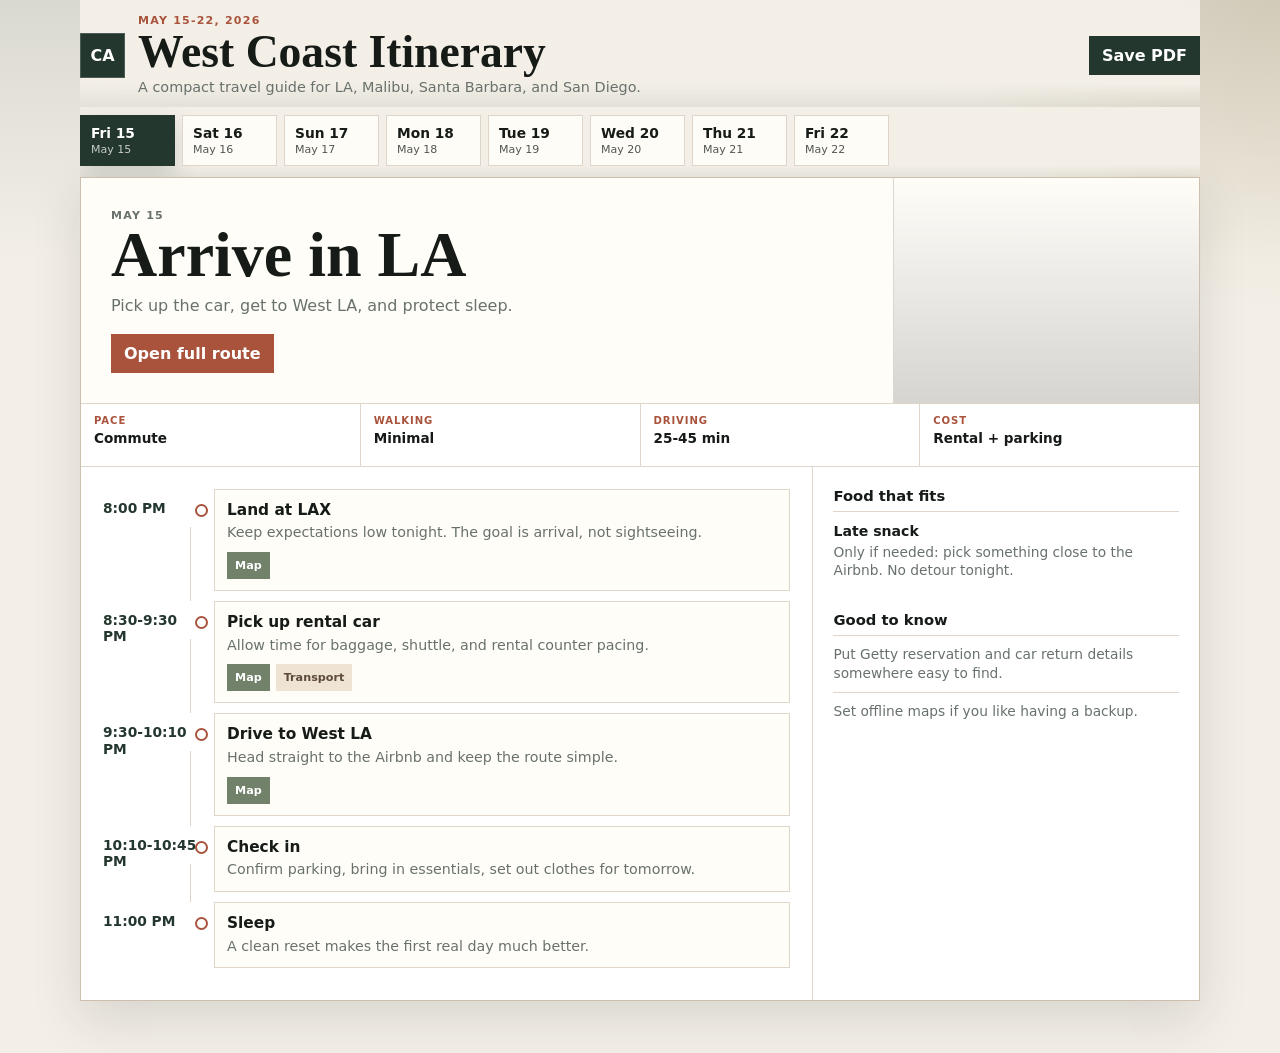
<file: index.html>
<!doctype html>
<html lang="en">
  <head>
    <meta charset="utf-8">
    <meta name="viewport" content="width=device-width, initial-scale=1">
    <title>West Coast Itinerary | May 15-22</title>
    <meta name="description" content="A compact mobile-first itinerary for Los Angeles, Santa Barbara, and San Diego.">
    <link rel="stylesheet" href="styles.css">
  </head>
  <body>
    <header class="app-header">
      <div class="title-lockup">
        <span class="monogram">CA</span>
        <div>
          <p class="eyebrow">May 15-22, 2026</p>
          <h1>West Coast Itinerary</h1>
          <p class="subhead">A compact travel guide for LA, Malibu, Santa Barbara, and San Diego.</p>
        </div>
      </div>
      <button class="print-button" type="button" data-print>Save PDF</button>
    </header>

    <main class="app-shell">
      <nav class="day-tabs" id="dayTabs" role="tablist" aria-label="Itinerary days"></nav>
      <section id="dayDetail" class="day-detail" aria-live="polite"></section>
    </main>

    <script src="app.js"></script>
  </body>
</html>
</file>
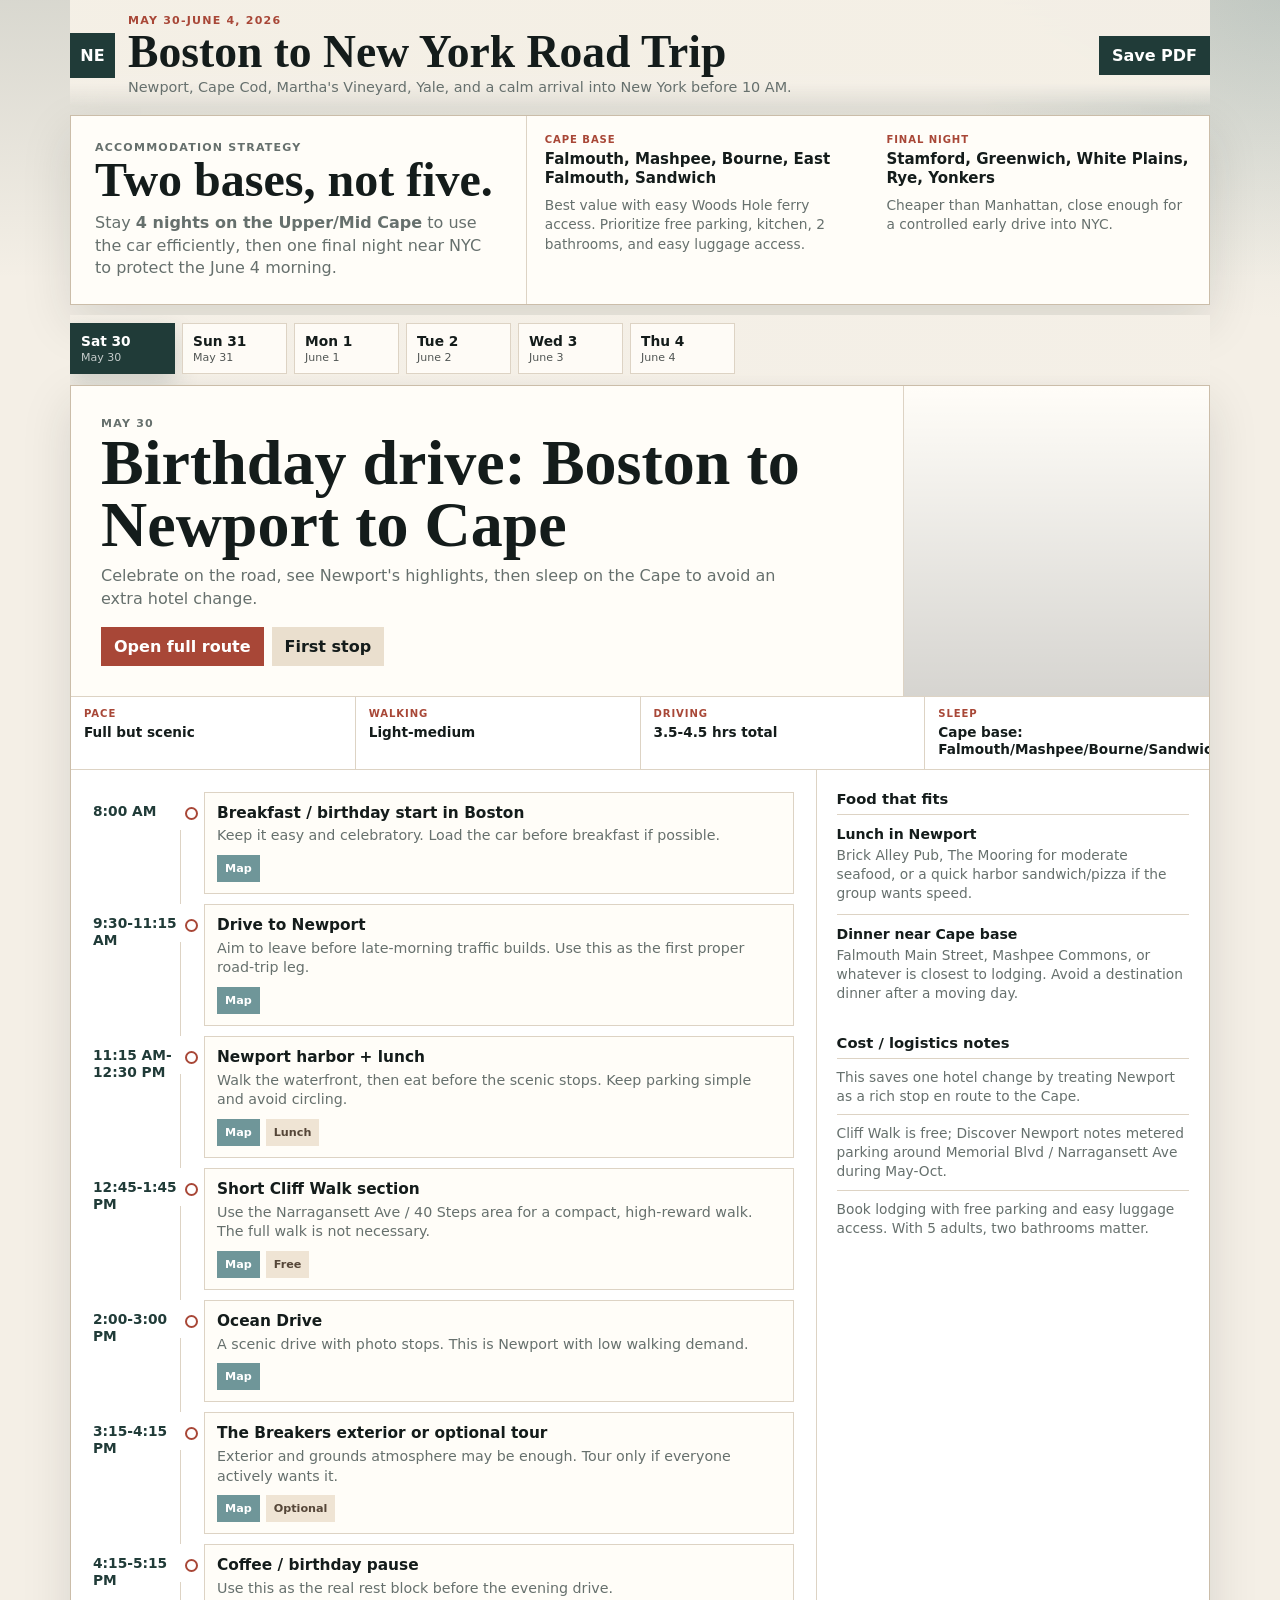
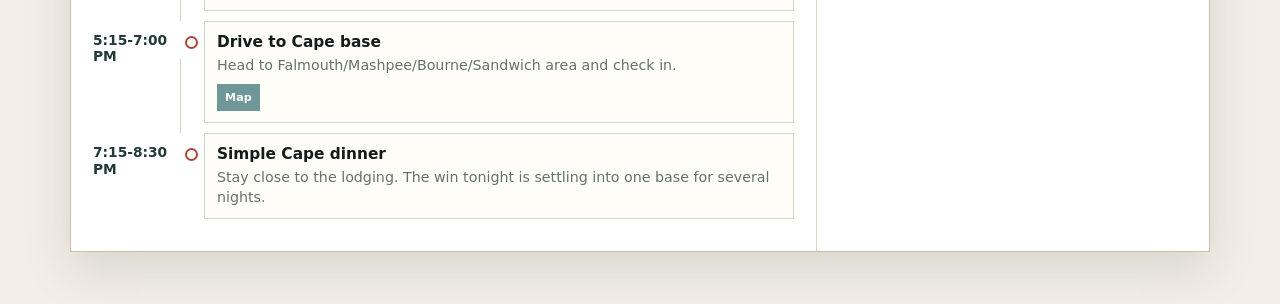
<file: northeast.html>
<!doctype html>
<html lang="en">
  <head>
    <meta charset="utf-8">
    <meta name="viewport" content="width=device-width, initial-scale=1">
    <title>Boston to NYC Family Road Trip | May 30-June 4</title>
    <meta name="description" content="A compact road trip itinerary from Boston to Newport, Cape Cod, Martha's Vineyard, Yale, and New York.">
    <link rel="stylesheet" href="northeast.css">
  </head>
  <body>
    <header class="app-header">
      <div class="title-lockup">
        <span class="monogram">NE</span>
        <div>
          <p class="eyebrow">May 30-June 4, 2026</p>
          <h1>Boston to New York Road Trip</h1>
          <p class="subhead">Newport, Cape Cod, Martha's Vineyard, Yale, and a calm arrival into New York before 10 AM.</p>
        </div>
      </div>
      <button class="print-button" type="button" data-print>Save PDF</button>
    </header>

    <main class="app-shell">
      <section class="strategy-card" aria-label="Accommodation strategy">
        <div>
          <p class="eyebrow">Accommodation strategy</p>
          <h2>Two bases, not five.</h2>
          <p>Stay <strong>4 nights on the Upper/Mid Cape</strong> to use the car efficiently, then one final night near NYC to protect the June 4 morning.</p>
        </div>
        <div class="strategy-grid">
          <article>
            <span>Cape base</span>
            <strong>Falmouth, Mashpee, Bourne, East Falmouth, Sandwich</strong>
            <p>Best value with easy Woods Hole ferry access. Prioritize free parking, kitchen, 2 bathrooms, and easy luggage access.</p>
          </article>
          <article>
            <span>Final night</span>
            <strong>Stamford, Greenwich, White Plains, Rye, Yonkers</strong>
            <p>Cheaper than Manhattan, close enough for a controlled early drive into NYC.</p>
          </article>
        </div>
      </section>

      <nav class="day-tabs" id="dayTabs" role="tablist" aria-label="Itinerary days"></nav>
      <section id="dayDetail" class="day-detail" aria-live="polite"></section>
    </main>

    <script src="northeast.js"></script>
  </body>
</html>
</file>
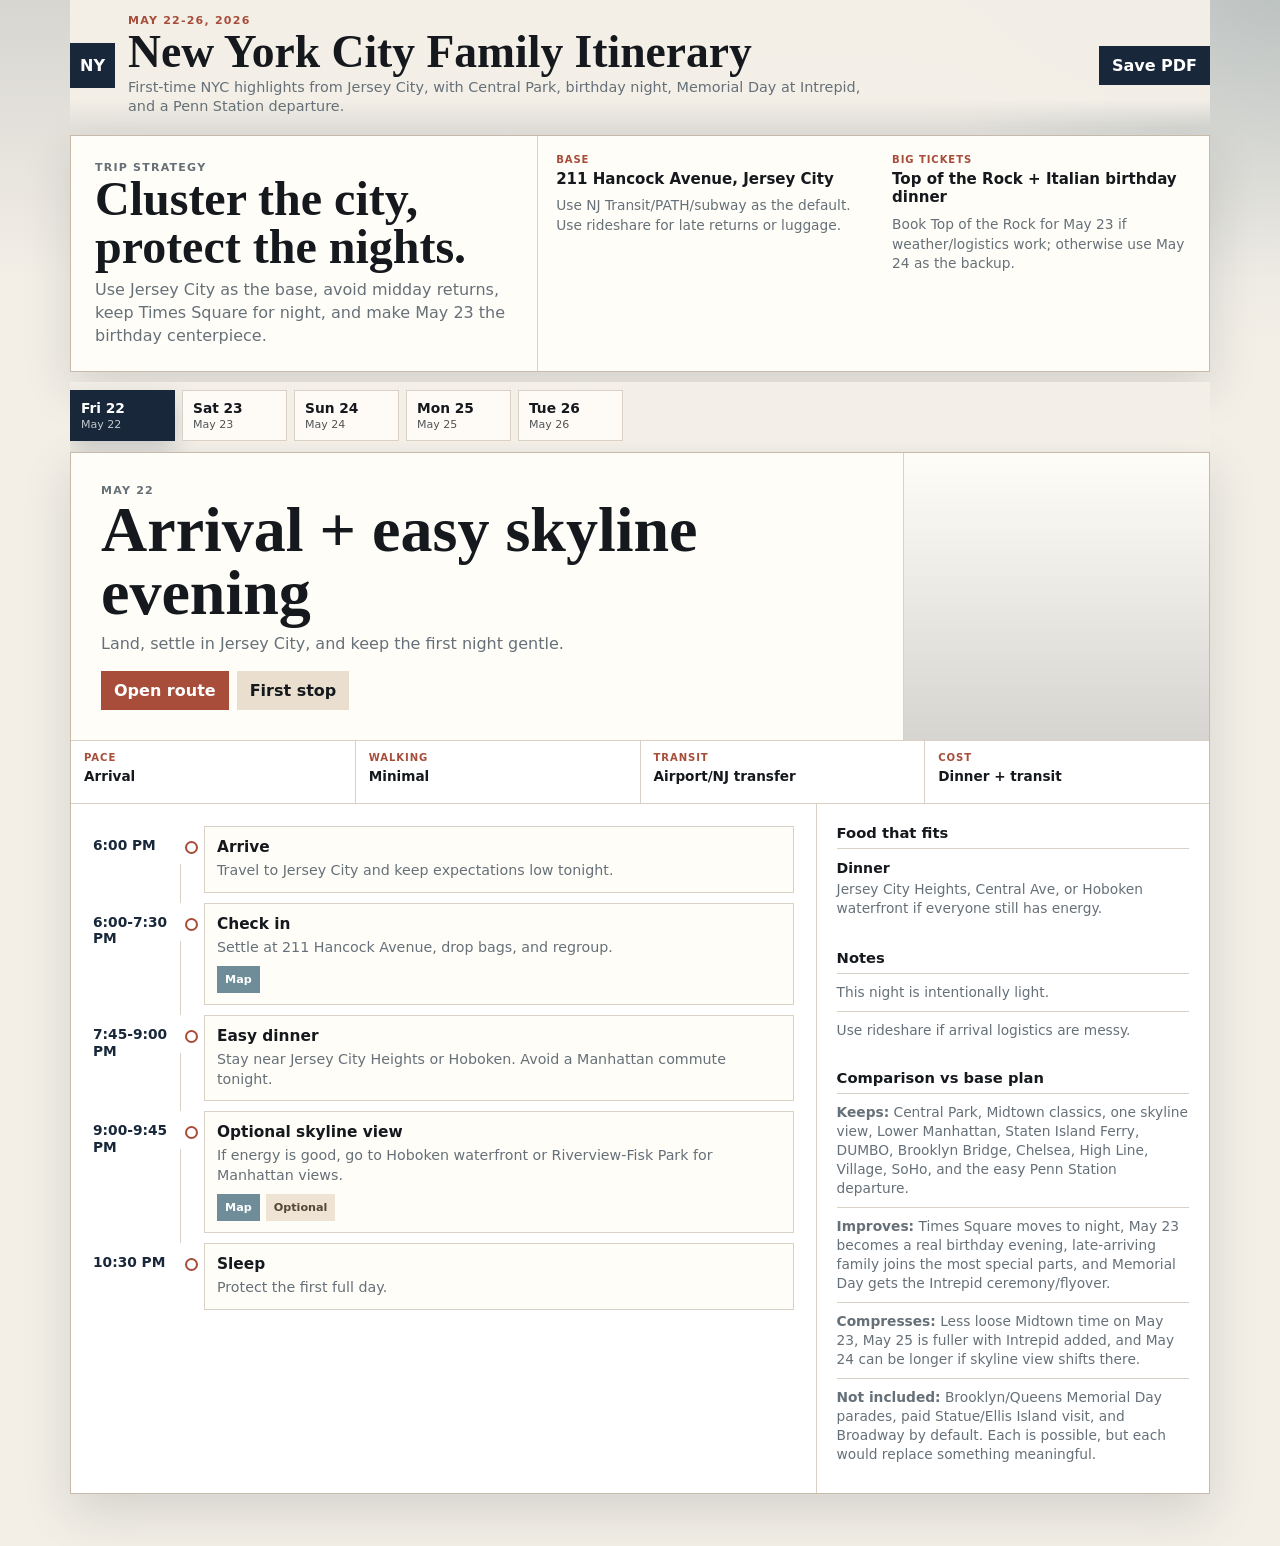
<file: nyc.html>
<!doctype html>
<html lang="en">
  <head>
    <meta charset="utf-8">
    <meta name="viewport" content="width=device-width, initial-scale=1">
    <title>NYC Family Itinerary | May 22-26</title>
    <meta name="description" content="A compact first-time NYC family itinerary from Jersey City for Memorial Day weekend.">
    <link rel="stylesheet" href="nyc.css">
  </head>
  <body>
    <header class="app-header">
      <div class="title-lockup">
        <span class="monogram">NY</span>
        <div>
          <p class="eyebrow">May 22-26, 2026</p>
          <h1>New York City Family Itinerary</h1>
          <p class="subhead">First-time NYC highlights from Jersey City, with Central Park, birthday night, Memorial Day at Intrepid, and a Penn Station departure.</p>
        </div>
      </div>
      <button class="print-button" type="button" data-print>Save PDF</button>
    </header>

    <main class="app-shell">
      <section class="strategy-card" aria-label="Trip strategy">
        <div>
          <p class="eyebrow">Trip strategy</p>
          <h2>Cluster the city, protect the nights.</h2>
          <p>Use Jersey City as the base, avoid midday returns, keep Times Square for night, and make May 23 the birthday centerpiece.</p>
        </div>
        <div class="strategy-grid">
          <article>
            <span>Base</span>
            <strong>211 Hancock Avenue, Jersey City</strong>
            <p>Use NJ Transit/PATH/subway as the default. Use rideshare for late returns or luggage.</p>
          </article>
          <article>
            <span>Big tickets</span>
            <strong>Top of the Rock + Italian birthday dinner</strong>
            <p>Book Top of the Rock for May 23 if weather/logistics work; otherwise use May 24 as the backup.</p>
          </article>
        </div>
      </section>

      <nav class="day-tabs" id="dayTabs" role="tablist" aria-label="Itinerary days"></nav>
      <section id="dayDetail" class="day-detail" aria-live="polite"></section>
    </main>

    <script src="nyc.js"></script>
  </body>
</html>
</file>
<file: styles.css>
:root {
  --ink: #161b18;
  --muted: #68716b;
  --paper: #f3efe7;
  --card: #fffdf8;
  --line: #dfd6c9;
  --line-strong: #cdbfae;
  --cypress: #24372f;
  --cypress-2: #31483e;
  --clay: #a9533c;
  --gold: #b9893b;
  --olive: #728169;
  --mist: #eef3ef;
  --shadow: 0 18px 46px rgba(35, 42, 37, 0.13);
  font-family: Inter, ui-sans-serif, system-ui, -apple-system, BlinkMacSystemFont, "Segoe UI", sans-serif;
}

* {
  box-sizing: border-box;
}

html {
  scroll-behavior: smooth;
}

body {
  margin: 0;
  color: var(--ink);
  background:
    linear-gradient(180deg, rgba(36, 55, 47, 0.12), rgba(36, 55, 47, 0) 260px),
    radial-gradient(circle at top right, rgba(185, 137, 59, 0.16), transparent 320px),
    var(--paper);
}

button {
  font: inherit;
}

.app-header {
  position: sticky;
  top: 0;
  z-index: 10;
  display: grid;
  grid-template-columns: minmax(0, 1fr) auto;
  gap: 16px;
  align-items: center;
  width: min(1120px, calc(100% - 28px));
  margin: 0 auto;
  padding: 14px 0 10px;
  background: linear-gradient(180deg, rgba(243, 239, 231, 0.98) 78%, rgba(243, 239, 231, 0));
  backdrop-filter: blur(14px);
}

.title-lockup {
  display: flex;
  align-items: center;
  gap: 13px;
  min-width: 0;
}

.monogram {
  width: 45px;
  height: 45px;
  display: grid;
  place-items: center;
  flex: 0 0 auto;
  color: #fff;
  background: var(--cypress);
  font-weight: 900;
  letter-spacing: 0;
  box-shadow: inset 0 0 0 1px rgba(255, 255, 255, 0.18);
}

.eyebrow {
  margin: 0 0 3px;
  color: var(--clay);
  font-size: 0.69rem;
  font-weight: 850;
  letter-spacing: 0.11em;
  text-transform: uppercase;
}

h1,
h2,
h3,
h4,
p {
  margin-top: 0;
}

h1 {
  margin-bottom: 3px;
  font-family: Georgia, "Times New Roman", serif;
  font-size: clamp(1.45rem, 5vw, 2.85rem);
  line-height: 0.98;
  letter-spacing: 0;
}

.subhead {
  max-width: 620px;
  margin: 0;
  color: var(--muted);
  line-height: 1.35;
  font-size: 0.9rem;
}

.print-button,
.map-button {
  border: 0;
  min-height: 39px;
  padding: 0 13px;
  display: inline-flex;
  align-items: center;
  justify-content: center;
  color: #fff;
  background: var(--cypress);
  text-decoration: none;
  font-weight: 850;
  cursor: pointer;
  white-space: nowrap;
}

.print-button:hover,
.map-button:hover {
  background: var(--cypress-2);
}

.app-shell {
  width: min(1120px, calc(100% - 28px));
  margin: 0 auto 52px;
}

.day-tabs {
  position: sticky;
  top: 82px;
  z-index: 9;
  display: flex;
  gap: 7px;
  padding: 8px 0 11px;
  overflow-x: auto;
  scrollbar-width: thin;
  background: linear-gradient(180deg, rgba(243, 239, 231, 0.98) 82%, rgba(243, 239, 231, 0));
}

.day-tab {
  min-width: 95px;
  border: 1px solid var(--line);
  color: var(--ink);
  background: rgba(255, 253, 248, 0.9);
  padding: 9px 10px;
  cursor: pointer;
  text-align: left;
}

.day-tab[aria-selected="true"] {
  color: #fff;
  border-color: var(--cypress);
  background: var(--cypress);
  box-shadow: 0 10px 24px rgba(35, 55, 47, 0.19);
}

.day-tab strong,
.day-tab span {
  display: block;
}

.day-tab strong {
  margin-bottom: 2px;
  font-size: 0.86rem;
}

.day-tab span {
  opacity: 0.74;
  font-size: 0.69rem;
}

.day-detail {
  overflow: hidden;
  background: var(--card);
  border: 1px solid var(--line-strong);
  box-shadow: var(--shadow);
}

.day-top {
  display: grid;
  grid-template-columns: minmax(0, 1fr) 305px;
  gap: 1px;
  background: var(--line);
}

.day-summary,
.day-photo {
  background: var(--card);
}

.day-summary {
  padding: clamp(17px, 4vw, 30px);
}

.day-summary h2 {
  max-width: 760px;
  margin-bottom: 8px;
  font-family: Georgia, "Times New Roman", serif;
  font-size: clamp(1.85rem, 6vw, 4rem);
  line-height: 0.98;
  letter-spacing: 0;
}

.day-summary p {
  max-width: 680px;
  margin-bottom: 0;
  color: var(--muted);
  line-height: 1.43;
}

.day-photo {
  min-height: 215px;
  background-size: cover;
  background-position: center;
  position: relative;
}

.day-photo::after {
  content: "";
  position: absolute;
  inset: 0;
  background: linear-gradient(180deg, transparent, rgba(0, 0, 0, 0.16));
}

.route-bar {
  display: flex;
  flex-wrap: wrap;
  gap: 8px;
  margin-top: 16px;
}

.route-bar .map-button {
  background: var(--clay);
}

.route-bar .map-button.secondary {
  color: var(--ink);
  background: #eadfce;
}

.route-bar .map-button.secondary:hover {
  background: #dfd0bd;
}

.quick-grid {
  display: grid;
  grid-template-columns: repeat(4, minmax(0, 1fr));
  gap: 1px;
  background: var(--line);
  border-top: 1px solid var(--line);
}

.quick-grid div {
  min-height: 62px;
  padding: 11px 13px;
  background: #fff;
}

.quick-grid span {
  display: block;
  margin-bottom: 4px;
  color: var(--clay);
  font-size: 0.63rem;
  font-weight: 850;
  letter-spacing: 0.09em;
  text-transform: uppercase;
}

.quick-grid strong {
  display: block;
  font-size: 0.85rem;
  line-height: 1.24;
}

.content-grid {
  display: grid;
  grid-template-columns: minmax(0, 1.48fr) minmax(285px, 0.78fr);
  gap: 1px;
  background: var(--line);
  border-top: 1px solid var(--line);
}

.timeline,
.side-panel {
  background: #fff;
}

.timeline {
  padding: clamp(12px, 3vw, 22px);
}

.timeline-item {
  display: grid;
  grid-template-columns: 98px minmax(0, 1fr);
  gap: 13px;
  padding: 0 0 10px;
  position: relative;
}

.timeline-item:not(:last-child)::before {
  content: "";
  position: absolute;
  top: 38px;
  bottom: 0;
  left: 87px;
  width: 1px;
  background: var(--line);
}

.time {
  padding-top: 11px;
  color: var(--cypress);
  font-size: 0.86rem;
  font-weight: 880;
  line-height: 1.2;
}

.timeline-card {
  position: relative;
  border: 1px solid var(--line);
  background: var(--card);
  padding: 11px 12px;
}

.timeline-card::before {
  content: "";
  position: absolute;
  top: 14px;
  left: -20px;
  width: 9px;
  height: 9px;
  border: 2px solid var(--clay);
  background: #fff;
  border-radius: 50%;
}

.timeline-card h4 {
  margin: 0 0 4px;
  font-size: 0.96rem;
  line-height: 1.22;
}

.timeline-card p {
  margin: 0;
  color: var(--muted);
  font-size: 0.89rem;
  line-height: 1.38;
}

.timeline-actions {
  display: flex;
  flex-wrap: wrap;
  gap: 6px;
  margin-top: 9px;
}

.timeline-actions a,
.tag {
  min-height: 27px;
  display: inline-flex;
  align-items: center;
  padding: 3px 8px;
  font-size: 0.7rem;
  font-weight: 850;
  text-decoration: none;
}

.timeline-actions a {
  color: #fff;
  background: var(--olive);
}

.tag {
  color: #5c4937;
  background: #efe4d4;
}

.side-panel {
  padding: clamp(13px, 3vw, 20px);
}

.side-block + .side-block {
  margin-top: 20px;
}

.side-block h3 {
  margin-bottom: 7px;
  color: var(--ink);
  font-size: 0.92rem;
  letter-spacing: 0;
}

.meal-card {
  padding: 11px 0;
  border-top: 1px solid var(--line);
}

.meal-card strong {
  display: block;
  margin-bottom: 4px;
  color: var(--ink);
  font-size: 0.88rem;
}

.meal-card p,
.checklist li {
  color: var(--muted);
  font-size: 0.86rem;
  line-height: 1.38;
}

.meal-card p {
  margin-bottom: 0;
}

.checklist {
  margin: 0;
  padding: 0;
  list-style: none;
}

.checklist li {
  padding: 9px 0;
  border-top: 1px solid var(--line);
}

@media (max-width: 820px) {
  .app-header {
    position: static;
    grid-template-columns: 1fr;
    gap: 9px;
  }

  .title-lockup {
    align-items: flex-start;
  }

  .monogram {
    width: 40px;
    height: 40px;
  }

  .print-button {
    width: fit-content;
  }

  .day-tabs {
    top: 0;
  }

  .day-top,
  .content-grid {
    grid-template-columns: 1fr;
  }

  .day-photo {
    min-height: 132px;
    order: -1;
  }

  .quick-grid {
    grid-template-columns: repeat(2, 1fr);
  }

  .timeline-item {
    grid-template-columns: 74px minmax(0, 1fr);
    gap: 10px;
  }

  .timeline-item:not(:last-child)::before {
    left: 64px;
  }

  .timeline-card::before {
    left: -16px;
  }

  .time {
    font-size: 0.8rem;
  }
}

@media (max-width: 520px) {
  .app-header,
  .app-shell {
    width: min(100% - 18px, 1120px);
  }

  .subhead {
    display: none;
  }

  .day-tab {
    min-width: 88px;
  }

  .day-summary {
    padding: 15px;
  }

  .route-bar .map-button {
    flex: 1 1 140px;
  }

  .quick-grid div {
    min-height: 58px;
  }

  .timeline {
    padding: 11px;
  }

  .timeline-item {
    grid-template-columns: 1fr;
    gap: 5px;
    padding-bottom: 10px;
  }

  .timeline-item:not(:last-child)::before,
  .timeline-card::before {
    display: none;
  }

  .time {
    padding-top: 0;
  }
}

@media print {
  .app-header,
  .day-tabs,
  .day-photo,
  .timeline-actions {
    position: static;
    display: none;
  }

  body {
    background: #fff;
  }

  .app-shell {
    width: 100%;
    margin: 0;
  }

  .day-detail {
    border: 0;
    box-shadow: none;
  }
}
</file>
<file: northeast.css>
:root {
  --ink: #141c1b;
  --muted: #66706d;
  --paper: #f4efe6;
  --card: #fffdf8;
  --line: #ddd3c4;
  --line-strong: #cbbda9;
  --pine: #203b38;
  --pine-2: #2f514c;
  --cranberry: #a84737;
  --sea: #6f9699;
  --gold: #bd8e3e;
  --shadow: 0 18px 46px rgba(30, 39, 37, 0.13);
  font-family: Inter, ui-sans-serif, system-ui, -apple-system, BlinkMacSystemFont, "Segoe UI", sans-serif;
}

* { box-sizing: border-box; }
html { scroll-behavior: smooth; }

body {
  margin: 0;
  color: var(--ink);
  background:
    linear-gradient(180deg, rgba(32, 59, 56, 0.13), rgba(32, 59, 56, 0) 280px),
    radial-gradient(circle at top right, rgba(111, 150, 153, 0.20), transparent 320px),
    var(--paper);
}

button { font: inherit; }

.app-header {
  position: sticky;
  top: 0;
  z-index: 10;
  display: grid;
  grid-template-columns: minmax(0, 1fr) auto;
  gap: 16px;
  align-items: center;
  width: min(1140px, calc(100% - 28px));
  margin: 0 auto;
  padding: 14px 0 10px;
  background: linear-gradient(180deg, rgba(244, 239, 230, 0.98) 78%, rgba(244, 239, 230, 0));
  backdrop-filter: blur(14px);
}

.title-lockup { display: flex; align-items: center; gap: 13px; min-width: 0; }
.monogram {
  width: 45px;
  height: 45px;
  display: grid;
  place-items: center;
  flex: 0 0 auto;
  color: #fff;
  background: var(--pine);
  font-weight: 900;
  letter-spacing: 0;
}

.eyebrow {
  margin: 0 0 3px;
  color: var(--cranberry);
  font-size: 0.69rem;
  font-weight: 850;
  letter-spacing: 0.11em;
  text-transform: uppercase;
}

h1, h2, h3, h4, p { margin-top: 0; }

h1 {
  margin-bottom: 3px;
  font-family: Georgia, "Times New Roman", serif;
  font-size: clamp(1.45rem, 5vw, 2.85rem);
  line-height: 0.98;
  letter-spacing: 0;
}

.subhead {
  max-width: 700px;
  margin: 0;
  color: var(--muted);
  line-height: 1.35;
  font-size: 0.9rem;
}

.print-button,
.map-button {
  border: 0;
  min-height: 39px;
  padding: 0 13px;
  display: inline-flex;
  align-items: center;
  justify-content: center;
  color: #fff;
  background: var(--pine);
  text-decoration: none;
  font-weight: 850;
  cursor: pointer;
  white-space: nowrap;
}

.print-button:hover,
.map-button:hover { background: var(--pine-2); }

.app-shell {
  width: min(1140px, calc(100% - 28px));
  margin: 0 auto 52px;
}

.strategy-card {
  display: grid;
  grid-template-columns: minmax(0, 0.8fr) minmax(0, 1.2fr);
  gap: 1px;
  overflow: hidden;
  margin: 8px 0 10px;
  border: 1px solid var(--line-strong);
  background: var(--line);
  box-shadow: var(--shadow);
}

.strategy-card > div,
.strategy-card article {
  background: var(--card);
}

.strategy-card > div:first-child {
  padding: clamp(16px, 3vw, 24px);
}

.strategy-card h2 {
  margin-bottom: 8px;
  font-family: Georgia, "Times New Roman", serif;
  font-size: clamp(1.6rem, 4vw, 3rem);
  line-height: 1;
}

.strategy-card p {
  margin-bottom: 0;
  color: var(--muted);
  line-height: 1.42;
}

.strategy-grid {
  display: grid;
  grid-template-columns: 1fr 1fr;
  gap: 1px;
  background: var(--line);
}

.strategy-grid article { padding: 18px; }
.strategy-grid span,
.quick-grid span {
  display: block;
  margin-bottom: 5px;
  color: var(--cranberry);
  font-size: 0.63rem;
  font-weight: 850;
  letter-spacing: 0.09em;
  text-transform: uppercase;
}
.strategy-grid strong { display: block; margin-bottom: 8px; font-size: 0.94rem; line-height: 1.25; }
.strategy-grid p { font-size: 0.86rem; }

.day-tabs {
  position: sticky;
  top: 82px;
  z-index: 9;
  display: flex;
  gap: 7px;
  padding: 8px 0 11px;
  overflow-x: auto;
  scrollbar-width: thin;
  background: linear-gradient(180deg, rgba(244, 239, 230, 0.98) 82%, rgba(244, 239, 230, 0));
}

.day-tab {
  min-width: 105px;
  border: 1px solid var(--line);
  color: var(--ink);
  background: rgba(255, 253, 248, 0.92);
  padding: 9px 10px;
  cursor: pointer;
  text-align: left;
}

.day-tab[aria-selected="true"] {
  color: #fff;
  border-color: var(--pine);
  background: var(--pine);
  box-shadow: 0 10px 24px rgba(32, 59, 56, 0.19);
}

.day-tab strong,
.day-tab span { display: block; }
.day-tab strong { margin-bottom: 2px; font-size: 0.86rem; }
.day-tab span { opacity: 0.74; font-size: 0.69rem; }

.day-detail {
  overflow: hidden;
  background: var(--card);
  border: 1px solid var(--line-strong);
  box-shadow: var(--shadow);
}

.day-top {
  display: grid;
  grid-template-columns: minmax(0, 1fr) 305px;
  gap: 1px;
  background: var(--line);
}

.day-summary,
.day-photo { background: var(--card); }
.day-summary { padding: clamp(17px, 4vw, 30px); }

.day-summary h2 {
  max-width: 780px;
  margin-bottom: 8px;
  font-family: Georgia, "Times New Roman", serif;
  font-size: clamp(1.85rem, 6vw, 4rem);
  line-height: 0.98;
  letter-spacing: 0;
}

.day-summary p {
  max-width: 690px;
  margin-bottom: 0;
  color: var(--muted);
  line-height: 1.43;
}

.day-photo {
  min-height: 215px;
  background-size: cover;
  background-position: center;
  position: relative;
}

.day-photo::after {
  content: "";
  position: absolute;
  inset: 0;
  background: linear-gradient(180deg, transparent, rgba(0, 0, 0, 0.16));
}

.route-bar {
  display: flex;
  flex-wrap: wrap;
  gap: 8px;
  margin-top: 16px;
}

.route-bar .map-button { background: var(--cranberry); }
.route-bar .map-button.secondary { color: var(--ink); background: #eadfce; }
.route-bar .map-button.secondary:hover { background: #dfd0bd; }

.quick-grid {
  display: grid;
  grid-template-columns: repeat(4, minmax(0, 1fr));
  gap: 1px;
  background: var(--line);
  border-top: 1px solid var(--line);
}

.quick-grid div {
  min-height: 62px;
  padding: 11px 13px;
  background: #fff;
}

.quick-grid strong {
  display: block;
  font-size: 0.85rem;
  line-height: 1.24;
}

.content-grid {
  display: grid;
  grid-template-columns: minmax(0, 1.48fr) minmax(285px, 0.78fr);
  gap: 1px;
  background: var(--line);
  border-top: 1px solid var(--line);
}

.timeline,
.side-panel { background: #fff; }
.timeline { padding: clamp(12px, 3vw, 22px); }

.timeline-item {
  display: grid;
  grid-template-columns: 98px minmax(0, 1fr);
  gap: 13px;
  padding: 0 0 10px;
  position: relative;
}

.timeline-item:not(:last-child)::before {
  content: "";
  position: absolute;
  top: 38px;
  bottom: 0;
  left: 87px;
  width: 1px;
  background: var(--line);
}

.time {
  padding-top: 11px;
  color: var(--pine);
  font-size: 0.86rem;
  font-weight: 880;
  line-height: 1.2;
}

.timeline-card {
  position: relative;
  border: 1px solid var(--line);
  background: var(--card);
  padding: 11px 12px;
}

.timeline-card::before {
  content: "";
  position: absolute;
  top: 14px;
  left: -20px;
  width: 9px;
  height: 9px;
  border: 2px solid var(--cranberry);
  background: #fff;
  border-radius: 50%;
}

.timeline-card h4 {
  margin: 0 0 4px;
  font-size: 0.96rem;
  line-height: 1.22;
}

.timeline-card p {
  margin: 0;
  color: var(--muted);
  font-size: 0.89rem;
  line-height: 1.38;
}

.timeline-actions {
  display: flex;
  flex-wrap: wrap;
  gap: 6px;
  margin-top: 9px;
}

.timeline-actions a,
.tag {
  min-height: 27px;
  display: inline-flex;
  align-items: center;
  padding: 3px 8px;
  font-size: 0.7rem;
  font-weight: 850;
  text-decoration: none;
}

.timeline-actions a { color: #fff; background: var(--sea); }
.tag { color: #554638; background: #efe4d4; }

.side-panel { padding: clamp(13px, 3vw, 20px); }
.side-block + .side-block { margin-top: 20px; }
.side-block h3 { margin-bottom: 7px; color: var(--ink); font-size: 0.92rem; }

.meal-card {
  padding: 11px 0;
  border-top: 1px solid var(--line);
}

.meal-card strong {
  display: block;
  margin-bottom: 4px;
  color: var(--ink);
  font-size: 0.88rem;
}

.meal-card p,
.checklist li {
  color: var(--muted);
  font-size: 0.86rem;
  line-height: 1.38;
}

.meal-card p { margin-bottom: 0; }
.checklist { margin: 0; padding: 0; list-style: none; }
.checklist li { padding: 9px 0; border-top: 1px solid var(--line); }

@media (max-width: 880px) {
  .app-header { position: static; grid-template-columns: 1fr; gap: 9px; }
  .print-button { width: fit-content; }
  .day-tabs { top: 0; }
  .strategy-card,
  .strategy-grid,
  .day-top,
  .content-grid { grid-template-columns: 1fr; }
  .day-photo { min-height: 132px; order: -1; }
  .quick-grid { grid-template-columns: repeat(2, 1fr); }
  .timeline-item { grid-template-columns: 74px minmax(0, 1fr); gap: 10px; }
  .timeline-item:not(:last-child)::before { left: 64px; }
  .timeline-card::before { left: -16px; }
  .time { font-size: 0.8rem; }
}

@media (max-width: 520px) {
  .app-header,
  .app-shell { width: min(100% - 18px, 1140px); }
  .subhead { display: none; }
  .monogram { width: 40px; height: 40px; }
  .strategy-card { margin-top: 2px; }
  .day-tab { min-width: 91px; }
  .day-summary,
  .strategy-card > div:first-child,
  .strategy-grid article { padding: 15px; }
  .route-bar .map-button { flex: 1 1 140px; }
  .timeline { padding: 11px; }
  .timeline-item { grid-template-columns: 1fr; gap: 5px; padding-bottom: 10px; }
  .timeline-item:not(:last-child)::before,
  .timeline-card::before { display: none; }
  .time { padding-top: 0; }
}

@media print {
  .app-header,
  .day-tabs,
  .day-photo,
  .timeline-actions {
    position: static;
    display: none;
  }
  body { background: #fff; }
  .app-shell { width: 100%; margin: 0; }
  .day-detail,
  .strategy-card { border: 0; box-shadow: none; }
}
</file>
<file: nyc.css>
:root {
  --ink: #15191d;
  --muted: #667078;
  --paper: #f3efe7;
  --card: #fffdf8;
  --line: #d9d1c5;
  --line-strong: #c7baaa;
  --navy: #18283a;
  --navy-2: #263d55;
  --brick: #a74d3a;
  --steel: #6e8d98;
  --gold: #bd8d3d;
  --shadow: 0 18px 46px rgba(24, 34, 44, 0.14);
  font-family: Inter, ui-sans-serif, system-ui, -apple-system, BlinkMacSystemFont, "Segoe UI", sans-serif;
}

* { box-sizing: border-box; }
html { scroll-behavior: smooth; }
body {
  margin: 0;
  color: var(--ink);
  background:
    linear-gradient(180deg, rgba(24, 40, 58, 0.13), rgba(24, 40, 58, 0) 280px),
    radial-gradient(circle at top right, rgba(110, 141, 152, 0.22), transparent 340px),
    var(--paper);
}
button { font: inherit; }

.app-header {
  position: sticky;
  top: 0;
  z-index: 10;
  display: grid;
  grid-template-columns: minmax(0, 1fr) auto;
  gap: 16px;
  align-items: center;
  width: min(1140px, calc(100% - 28px));
  margin: 0 auto;
  padding: 14px 0 10px;
  background: linear-gradient(180deg, rgba(243, 239, 231, 0.98) 78%, rgba(243, 239, 231, 0));
  backdrop-filter: blur(14px);
}
.title-lockup { display: flex; align-items: center; gap: 13px; min-width: 0; }
.monogram {
  width: 45px;
  height: 45px;
  display: grid;
  place-items: center;
  flex: 0 0 auto;
  color: #fff;
  background: var(--navy);
  font-weight: 900;
}
.eyebrow {
  margin: 0 0 3px;
  color: var(--brick);
  font-size: 0.69rem;
  font-weight: 850;
  letter-spacing: 0.11em;
  text-transform: uppercase;
}
h1, h2, h3, h4, p { margin-top: 0; }
h1 {
  margin-bottom: 3px;
  font-family: Georgia, "Times New Roman", serif;
  font-size: clamp(1.45rem, 5vw, 2.85rem);
  line-height: 0.98;
  letter-spacing: 0;
}
.subhead {
  max-width: 760px;
  margin: 0;
  color: var(--muted);
  line-height: 1.35;
  font-size: 0.9rem;
}
.print-button,
.map-button {
  border: 0;
  min-height: 39px;
  padding: 0 13px;
  display: inline-flex;
  align-items: center;
  justify-content: center;
  color: #fff;
  background: var(--navy);
  text-decoration: none;
  font-weight: 850;
  cursor: pointer;
  white-space: nowrap;
}
.print-button:hover,
.map-button:hover { background: var(--navy-2); }
.app-shell {
  width: min(1140px, calc(100% - 28px));
  margin: 0 auto 52px;
}
.strategy-card {
  display: grid;
  grid-template-columns: minmax(0, 0.82fr) minmax(0, 1.18fr);
  gap: 1px;
  overflow: hidden;
  margin: 8px 0 10px;
  border: 1px solid var(--line-strong);
  background: var(--line);
  box-shadow: var(--shadow);
}
.strategy-card > div,
.strategy-card article { background: var(--card); }
.strategy-card > div:first-child { padding: clamp(16px, 3vw, 24px); }
.strategy-card h2 {
  margin-bottom: 8px;
  font-family: Georgia, "Times New Roman", serif;
  font-size: clamp(1.6rem, 4vw, 3rem);
  line-height: 1;
}
.strategy-card p {
  margin-bottom: 0;
  color: var(--muted);
  line-height: 1.42;
}
.strategy-grid {
  display: grid;
  grid-template-columns: 1fr 1fr;
  gap: 1px;
  background: var(--line);
}
.strategy-grid article { padding: 18px; }
.strategy-grid span,
.quick-grid span {
  display: block;
  margin-bottom: 5px;
  color: var(--brick);
  font-size: 0.63rem;
  font-weight: 850;
  letter-spacing: 0.09em;
  text-transform: uppercase;
}
.strategy-grid strong { display: block; margin-bottom: 8px; font-size: 0.94rem; line-height: 1.25; }
.strategy-grid p { font-size: 0.86rem; }
.day-tabs {
  position: sticky;
  top: 82px;
  z-index: 9;
  display: flex;
  gap: 7px;
  padding: 8px 0 11px;
  overflow-x: auto;
  scrollbar-width: thin;
  background: linear-gradient(180deg, rgba(243, 239, 231, 0.98) 82%, rgba(243, 239, 231, 0));
}
.day-tab {
  min-width: 105px;
  border: 1px solid var(--line);
  color: var(--ink);
  background: rgba(255, 253, 248, 0.92);
  padding: 9px 10px;
  cursor: pointer;
  text-align: left;
}
.day-tab[aria-selected="true"] {
  color: #fff;
  border-color: var(--navy);
  background: var(--navy);
  box-shadow: 0 10px 24px rgba(24, 40, 58, 0.2);
}
.day-tab strong,
.day-tab span { display: block; }
.day-tab strong { margin-bottom: 2px; font-size: 0.86rem; }
.day-tab span { opacity: 0.74; font-size: 0.69rem; }
.day-detail {
  overflow: hidden;
  background: var(--card);
  border: 1px solid var(--line-strong);
  box-shadow: var(--shadow);
}
.day-top {
  display: grid;
  grid-template-columns: minmax(0, 1fr) 305px;
  gap: 1px;
  background: var(--line);
}
.day-summary,
.day-photo { background: var(--card); }
.day-summary { padding: clamp(17px, 4vw, 30px); }
.day-summary h2 {
  max-width: 780px;
  margin-bottom: 8px;
  font-family: Georgia, "Times New Roman", serif;
  font-size: clamp(1.85rem, 6vw, 4rem);
  line-height: 0.98;
}
.day-summary p {
  max-width: 700px;
  margin-bottom: 0;
  color: var(--muted);
  line-height: 1.43;
}
.day-photo {
  min-height: 215px;
  background-size: cover;
  background-position: center;
  position: relative;
}
.day-photo::after {
  content: "";
  position: absolute;
  inset: 0;
  background: linear-gradient(180deg, transparent, rgba(0, 0, 0, 0.16));
}
.route-bar {
  display: flex;
  flex-wrap: wrap;
  gap: 8px;
  margin-top: 16px;
}
.route-bar .map-button { background: var(--brick); }
.route-bar .map-button.secondary { color: var(--ink); background: #eadfce; }
.route-bar .map-button.secondary:hover { background: #dfd0bd; }
.quick-grid {
  display: grid;
  grid-template-columns: repeat(4, minmax(0, 1fr));
  gap: 1px;
  background: var(--line);
  border-top: 1px solid var(--line);
}
.quick-grid div {
  min-height: 62px;
  padding: 11px 13px;
  background: #fff;
}
.quick-grid strong {
  display: block;
  font-size: 0.85rem;
  line-height: 1.24;
}
.content-grid {
  display: grid;
  grid-template-columns: minmax(0, 1.48fr) minmax(285px, 0.78fr);
  gap: 1px;
  background: var(--line);
  border-top: 1px solid var(--line);
}
.timeline,
.side-panel { background: #fff; }
.timeline { padding: clamp(12px, 3vw, 22px); }
.timeline-item {
  display: grid;
  grid-template-columns: 98px minmax(0, 1fr);
  gap: 13px;
  padding: 0 0 10px;
  position: relative;
}
.timeline-item:not(:last-child)::before {
  content: "";
  position: absolute;
  top: 38px;
  bottom: 0;
  left: 87px;
  width: 1px;
  background: var(--line);
}
.time {
  padding-top: 11px;
  color: var(--navy);
  font-size: 0.86rem;
  font-weight: 880;
  line-height: 1.2;
}
.timeline-card {
  position: relative;
  border: 1px solid var(--line);
  background: var(--card);
  padding: 11px 12px;
}
.timeline-card::before {
  content: "";
  position: absolute;
  top: 14px;
  left: -20px;
  width: 9px;
  height: 9px;
  border: 2px solid var(--brick);
  background: #fff;
  border-radius: 50%;
}
.timeline-card h4 {
  margin: 0 0 4px;
  font-size: 0.96rem;
  line-height: 1.22;
}
.timeline-card p {
  margin: 0;
  color: var(--muted);
  font-size: 0.89rem;
  line-height: 1.38;
}
.timeline-actions {
  display: flex;
  flex-wrap: wrap;
  gap: 6px;
  margin-top: 9px;
}
.timeline-actions a,
.tag {
  min-height: 27px;
  display: inline-flex;
  align-items: center;
  padding: 3px 8px;
  font-size: 0.7rem;
  font-weight: 850;
  text-decoration: none;
}
.timeline-actions a { color: #fff; background: var(--steel); }
.tag { color: #554638; background: #efe4d4; }
.side-panel { padding: clamp(13px, 3vw, 20px); }
.side-block + .side-block { margin-top: 20px; }
.side-block h3 { margin-bottom: 7px; color: var(--ink); font-size: 0.92rem; }
.meal-card {
  padding: 11px 0;
  border-top: 1px solid var(--line);
}
.meal-card strong {
  display: block;
  margin-bottom: 4px;
  color: var(--ink);
  font-size: 0.88rem;
}
.meal-card p,
.checklist li {
  color: var(--muted);
  font-size: 0.86rem;
  line-height: 1.38;
}
.meal-card p { margin-bottom: 0; }
.checklist { margin: 0; padding: 0; list-style: none; }
.checklist li { padding: 9px 0; border-top: 1px solid var(--line); }
@media (max-width: 880px) {
  .app-header { position: static; grid-template-columns: 1fr; gap: 9px; }
  .print-button { width: fit-content; }
  .day-tabs { top: 0; }
  .strategy-card,
  .strategy-grid,
  .day-top,
  .content-grid { grid-template-columns: 1fr; }
  .day-photo { min-height: 132px; order: -1; }
  .quick-grid { grid-template-columns: repeat(2, 1fr); }
  .timeline-item { grid-template-columns: 74px minmax(0, 1fr); gap: 10px; }
  .timeline-item:not(:last-child)::before { left: 64px; }
  .timeline-card::before { left: -16px; }
  .time { font-size: 0.8rem; }
}
@media (max-width: 520px) {
  .app-header,
  .app-shell { width: min(100% - 18px, 1140px); }
  .subhead { display: none; }
  .monogram { width: 40px; height: 40px; }
  .strategy-card { margin-top: 2px; }
  .day-tab { min-width: 91px; }
  .day-summary,
  .strategy-card > div:first-child,
  .strategy-grid article { padding: 15px; }
  .route-bar .map-button { flex: 1 1 140px; }
  .timeline { padding: 11px; }
  .timeline-item { grid-template-columns: 1fr; gap: 5px; padding-bottom: 10px; }
  .timeline-item:not(:last-child)::before,
  .timeline-card::before { display: none; }
  .time { padding-top: 0; }
}
@media print {
  .app-header,
  .day-tabs,
  .day-photo,
  .timeline-actions { position: static; display: none; }
  body { background: #fff; }
  .app-shell { width: 100%; margin: 0; }
  .day-detail,
  .strategy-card { border: 0; box-shadow: none; }
}
</file>
